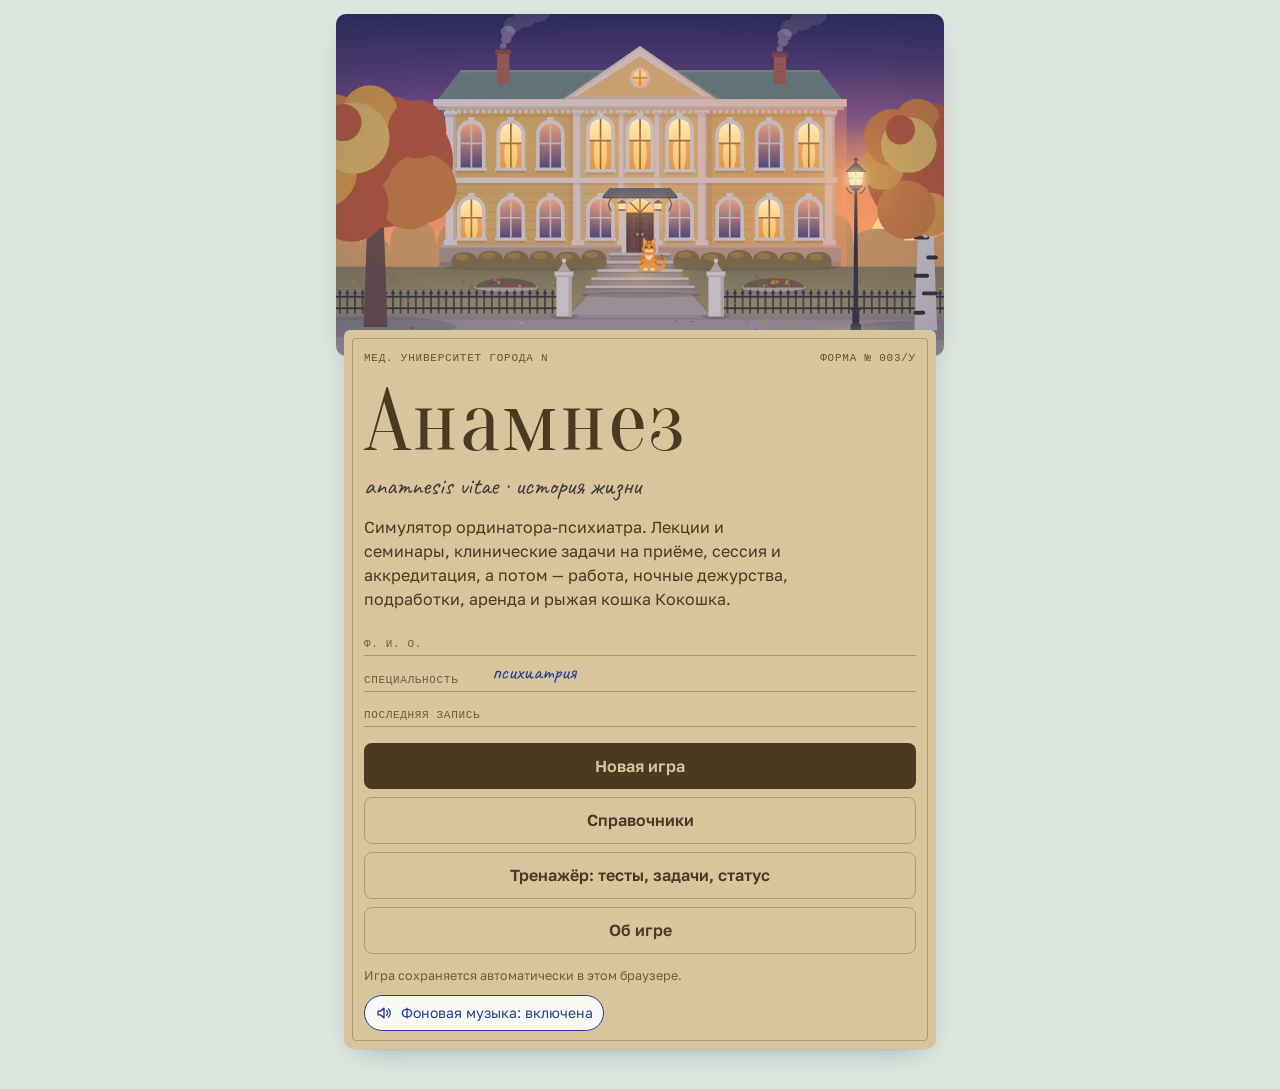
<file: index.html>
<!doctype html>
<html lang="ru">
<head>
<meta charset="utf-8">
<meta name="viewport" content="width=device-width,initial-scale=1,viewport-fit=cover">
<title>Анамнез</title>
<meta name="claude:viewport-fit-sides" content="cover">
<meta name="description" content="Текстовая RPG о жизни ординатора-психиатра: лекции, клинические задачи, сессия, работа и подработки.">
<link rel="preconnect" href="https://fonts.googleapis.com">
<link rel="preconnect" href="https://fonts.gstatic.com" crossorigin>
<link rel="stylesheet" href="https://fonts.googleapis.com/css2?family=Caveat:wght@500;700&family=Golos+Text:wght@400;500;600;700&family=Oranienbaum&family=PT+Mono&display=swap">
<link rel="stylesheet" href="css/style.css">
</head>
<body>
<div id="app"><p style="padding:24px;font-family:sans-serif">Загрузка «Анамнеза»…</p></div>
<noscript><p style="padding:24px">Для игры нужен JavaScript.</p></noscript>
<!-- build:scripts -->
<script src="js/core/util.js"></script>
<script src="js/core/calendar.js"></script>
<script src="js/core/storage.js"></script>
<script src="js/core/sound.js"></script>
<script src="js/data/world.js"></script>
<script src="js/data/glossary.js"></script>
<script src="js/data/icd.js"></script>
<script src="js/data/schedule.js"></script>
<script src="js/data/lectures-1.js"></script>
<script src="js/data/lectures-2.js"></script>
<script src="js/data/cases-0.js"></script>
<script src="js/data/cases-1.js"></script>
<script src="js/data/cases-2.js"></script>
<script src="js/data/cases-3.js"></script>
<script src="js/data/cases-4.js"></script>
<script src="js/data/cases-5.js"></script>
<script src="js/data/minis-1.js"></script>
<script src="js/data/minis-2.js"></script>
<script src="js/data/minis-3.js"></script>
<script src="js/data/commission.js"></script>
<script src="js/data/endings.js"></script>
<script src="js/data/extra-test.js"></script>
<script src="js/data/tests-1.js"></script>
<script src="js/data/tests-2.js"></script>
<script src="js/data/tests-3.js"></script>
<script src="js/data/tests-4.js"></script>
<script src="js/data/drugs-1.js"></script>
<script src="js/data/drugs-2.js"></script>
<script src="js/data/guidelines.js"></script>
<script src="js/data/ward-1.js"></script>
<script src="js/data/ward-2.js"></script>
<script src="js/data/ward-texts.js"></script>
<script src="js/data/amb-texts.js"></script>
<script src="js/data/amb-1.js"></script>
<script src="js/data/amb-2.js"></script>
<script src="js/data/amb-3.js"></script>
<script src="js/data/status.js"></script>
<script src="js/data/status-1.js"></script>
<script src="js/data/status-2.js"></script>
<script src="js/game/engine.js"></script>
<script src="js/game/actions.js"></script>
<script src="js/game/activities.js"></script>
<script src="js/game/pharma.js"></script>
<script src="js/game/icd.js"></script>
<script src="js/game/trainer.js"></script>
<script src="js/game/ward.js"></script>
<script src="js/game/clinic.js"></script>
<script src="js/game/mse.js"></script>
<script src="js/data/stories.js"></script>
<script src="js/data/events.js"></script>
<script src="js/art/scenes.js"></script>
<script src="js/art/scenes-a.js"></script>
<script src="js/art/scenes-b.js"></script>
<script src="js/art/scenes-c.js"></script>
<script src="js/art/portraits.js"></script>
<script src="js/art/icons.js"></script>
<script src="js/ui/core.js"></script>
<script src="js/ui/icd.js"></script>
<script src="js/ui/screens.js"></script>
<script src="js/ui/activity.js"></script>
<script src="js/ui/ward.js"></script>
<script src="js/ui/clinic.js"></script>
<script src="js/ui/mse.js"></script>
<script src="js/ui/trainer.js"></script>
<script src="js/main.js"></script>
<!-- /build:scripts -->
</body>
</html>
</file>
<file: css/style.css>
/* Layout: одна колонка-планшет: шапка-показатели, «фото» сцены, запись в карте, строки выбора — как графы медицинского бланка */
:root {
  --bg: #dce5de;
  --paper: #f8f9f4;
  --paper-2: #eef2ec;
  --ink: #1e2944;
  --ink-2: #4a5872;
  --ink-3: #7b879a;
  --rule: #c6d2cb;
  --pen: #24408e;
  --stamp: #5b3fa8;
  --alarm: #bd3a2c;
  --ok: #2b7a4b;
  --warn: #9a6410;
  --lamp: #d7951c;
  --wall: #8db7a5;
  --kraft: #d8c49d;
  --kraft-ink: #4a3a22;
  --hl: rgba(215, 149, 28, 0.16);
  --shadow: 0 1px 0 rgba(30, 41, 68, 0.05), 0 10px 28px -16px rgba(30, 41, 68, 0.45);
  --f-display: 'Oranienbaum', 'PT Serif', Georgia, 'Times New Roman', serif;
  --f-text: 'Golos Text', 'PT Sans', 'Segoe UI', Roboto, system-ui, sans-serif;
  --f-mono: 'PT Mono', 'Courier New', ui-monospace, monospace;
  --f-hand: 'Caveat', 'Segoe Print', 'Bradley Hand', cursive;
  --r: 10px;
}
@media (prefers-color-scheme: dark) {
  :root:not([data-theme='light']) {
    --bg: #0d1513;
    --paper: #16201d;
    --paper-2: #1c2825;
    --ink: #e2e9e3;
    --ink-2: #a8b8b1;
    --ink-3: #7a8b85;
    --rule: #2c3c37;
    --pen: #9db6ff;
    --stamp: #ab98f6;
    --alarm: #ff7466;
    --ok: #63c98f;
    --warn: #e7a84c;
    --lamp: #f2c14e;
    --wall: #4e7f6e;
    --kraft: #3a3124;
    --kraft-ink: #ecdcb8;
    --hl: rgba(242, 193, 78, 0.14);
    --shadow: 0 1px 0 rgba(0, 0, 0, 0.3), 0 12px 30px -16px rgba(0, 0, 0, 0.8);
    color-scheme: dark;
  }
}
:root[data-theme='dark'] {
  --bg: #0d1513;
  --paper: #16201d;
  --paper-2: #1c2825;
  --ink: #e2e9e3;
  --ink-2: #a8b8b1;
  --ink-3: #7a8b85;
  --rule: #2c3c37;
  --pen: #9db6ff;
  --stamp: #ab98f6;
  --alarm: #ff7466;
  --ok: #63c98f;
  --warn: #e7a84c;
  --lamp: #f2c14e;
  --wall: #4e7f6e;
  --kraft: #3a3124;
  --kraft-ink: #ecdcb8;
  --hl: rgba(242, 193, 78, 0.14);
  --shadow: 0 1px 0 rgba(0, 0, 0, 0.3), 0 12px 30px -16px rgba(0, 0, 0, 0.8);
  color-scheme: dark;
}

*,
*::before,
*::after {
  box-sizing: border-box;
}
html,
body {
  min-height: 100%;
}
body {
  margin: 0;
  background: var(--bg);
  color: var(--ink);
  font-family: var(--f-text);
  font-size: 16px;
  line-height: 1.55;
  -webkit-font-smoothing: antialiased;
  text-rendering: optimizeLegibility;
}
body.big-text {
  font-size: 18px;
}
body::before {
  content: '';
  position: fixed;
  inset: 0 0 auto;
  height: env(safe-area-inset-top, 0px);
  z-index: 40;
  background: var(--paper);
}
button {
  font: inherit;
  color: inherit;
}
input,
textarea {
  font: inherit;
  color: var(--ink);
  background: var(--paper);
  border: 1px solid var(--rule);
  border-radius: 8px;
  padding: 10px 12px;
  width: 100%;
}
input:focus-visible,
textarea:focus-visible,
button:focus-visible,
summary:focus-visible {
  outline: 2px solid var(--stamp);
  outline-offset: 2px;
}
a {
  color: var(--pen);
}
.ico {
  width: 22px;
  height: 22px;
  flex: none;
}
.wrap {
  max-width: 640px;
  margin: 0 auto;
  padding-left: max(16px, env(safe-area-inset-left, 0px));
  padding-right: max(16px, env(safe-area-inset-right, 0px));
}
main.wrap {
  padding-block: 12px calc(96px + env(safe-area-inset-bottom, 0px));
}
.dim {
  color: var(--ink-3);
}
.small {
  font-size: 0.86em;
}
.mono {
  font-family: var(--f-mono);
}
.hand {
  font-family: var(--f-hand);
  color: var(--pen);
  font-size: 1.35em;
  line-height: 1.1;
}
.eyebrow {
  display: block;
  font-family: var(--f-mono);
  font-size: 11.5px;
  letter-spacing: 0.08em;
  text-transform: uppercase;
  color: var(--ink-3);
}
.display {
  font-family: var(--f-display);
  font-weight: 400;
  font-size: clamp(30px, 8vw, 40px);
  line-height: 1.05;
  letter-spacing: 0.01em;
  margin: 0.1em 0 0.25em;
  text-wrap: balance;
}
.page-h {
  margin-top: 8px;
}
.h2 {
  font-family: var(--f-mono);
  font-size: 13px;
  font-weight: 400;
  letter-spacing: 0.08em;
  text-transform: uppercase;
  color: var(--ink-2);
  margin: 0 0 10px;
}

/* ---------- Шапка ---------- */
.hud {
  position: sticky;
  top: env(safe-area-inset-top, 0px);
  z-index: 30;
  background: var(--paper);
  border-bottom: 1px solid var(--rule);
}
.hud .wrap {
  padding-block: 8px 9px;
  display: grid;
  gap: 6px;
}
.hud-top {
  display: flex;
  align-items: baseline;
  gap: 10px;
  font-family: var(--f-mono);
  font-size: 13.5px;
  white-space: nowrap;
}
.hud-date {
  color: var(--ink);
}
.hud-slot {
  color: var(--ink-2);
}
.hud-money {
  margin-left: auto;
  font-size: 15px;
  font-variant-numeric: tabular-nums;
  color: var(--ink);
}
.hud-money.neg {
  color: var(--alarm);
}
.bars {
  display: grid;
  grid-template-columns: repeat(3, minmax(0, 1fr));
  gap: 12px;
}
.bar-head {
  display: flex;
  justify-content: space-between;
  font-size: 10.5px;
  letter-spacing: 0.07em;
  text-transform: uppercase;
  color: var(--ink-3);
  font-family: var(--f-mono);
}
.bar-head b {
  font-weight: 400;
  color: var(--ink-2);
  font-variant-numeric: tabular-nums;
}
.bar-track {
  height: 5px;
  border-radius: 3px;
  background: var(--paper-2);
  box-shadow: inset 0 0 0 1px var(--rule);
  overflow: hidden;
  margin-top: 2px;
}
.bar-fill {
  height: 100%;
  border-radius: 3px;
  background: var(--lamp);
  transition: width 0.45s ease;
}
.bar.stress .bar-fill {
  background: var(--stamp);
}
.bar.health .bar-fill {
  background: var(--ok);
}
.bar.low .bar-fill {
  background: var(--alarm);
}
.bar.low .bar-head b {
  color: var(--alarm);
}
.hud-badges {
  display: flex;
  gap: 6px;
  flex-wrap: wrap;
}
.badge {
  font-family: var(--f-mono);
  font-size: 11px;
  text-transform: uppercase;
  letter-spacing: 0.06em;
  border: 1px solid var(--rule);
  border-radius: 3px;
  padding: 0 6px;
  color: var(--ink-2);
}
.badge.alarm {
  color: var(--alarm);
  border-color: currentColor;
}
.badge.warn {
  color: var(--warn);
  border-color: currentColor;
}

/* ---------- Нижнее меню ---------- */
.tabbar {
  position: fixed;
  left: 0;
  right: 0;
  bottom: 0;
  z-index: 30;
  background: var(--paper);
  border-top: 1px solid var(--rule);
  padding-bottom: env(safe-area-inset-bottom, 0px);
}
.tabbar .wrap {
  display: grid;
  grid-template-columns: repeat(4, minmax(0, 1fr));
}
.tabbar button {
  background: none;
  border: 0;
  padding: 8px 0 9px;
  display: grid;
  justify-items: center;
  gap: 2px;
  font-size: 11.5px;
  color: var(--ink-3);
  cursor: pointer;
}
.tabbar button[aria-current='page'] {
  color: var(--ink);
}
.tabbar button[aria-current='page'] .ico {
  color: var(--stamp);
}

/* ---------- Сцена ---------- */
.scene {
  position: relative;
  margin: 0;
  border-radius: var(--r);
  overflow: hidden;
  aspect-ratio: 16 / 9;
  max-width: 100%;
  background: var(--paper-2);
  box-shadow: var(--shadow);
}
.scene svg {
  display: block;
  width: 100%;
  height: 100%;
}
.scene-tag {
  position: absolute;
  left: 10px;
  bottom: 10px;
  max-width: calc(100% - 20px);
  font-family: var(--f-mono);
  font-size: 11px;
  letter-spacing: 0.08em;
  text-transform: uppercase;
  background: var(--paper);
  color: var(--ink);
  padding: 3px 8px;
  border-radius: 3px;
  box-shadow: 0 1px 3px rgba(0, 0, 0, 0.25);
  white-space: nowrap;
  overflow: hidden;
  text-overflow: ellipsis;
}

/* ---------- Текст повествования ---------- */
.story {
  margin-top: 16px;
  font-size: 1.03em;
  line-height: 1.62;
}
.story p {
  margin: 0 0 0.75em;
}
.story ul,
.prose ul {
  margin: 0 0 0.8em;
  padding-left: 1.2em;
}
.story li,
.prose li {
  margin: 0.2em 0;
}
.story strong {
  font-weight: 600;
}
.prose p {
  margin: 0 0 0.8em;
}
.delta {
  display: flex;
  flex-wrap: wrap;
  gap: 6px;
  margin-top: 6px;
}
.chip {
  display: inline-block;
  font-family: var(--f-mono);
  font-size: 12px;
  line-height: 1.5;
  padding: 1px 7px;
  border-radius: 3px;
  background: var(--paper-2);
  color: var(--ink-2);
  border: 1px solid var(--rule);
  white-space: nowrap;
}
.chip.pos {
  color: var(--ok);
}
.chip.neg {
  color: var(--alarm);
}
.chip.warn {
  color: var(--warn);
  border-color: currentColor;
}
.chip.off {
  color: var(--ink-3);
  white-space: normal;
}
.earlier {
  margin-top: 6px;
  border-top: 1px dashed var(--rule);
  padding-top: 8px;
  font-size: 0.92em;
  color: var(--ink-2);
}
.earlier summary {
  cursor: pointer;
  font-family: var(--f-mono);
  font-size: 12px;
  text-transform: uppercase;
  letter-spacing: 0.06em;
  color: var(--ink-3);
}
.earlier-item {
  margin-top: 10px;
}
.earlier-item p {
  margin: 0 0 0.4em;
}
.note {
  font-size: 0.93em;
  color: var(--ink-2);
  border-left: 3px solid var(--rule);
  padding: 4px 0 4px 10px;
  margin: 10px 0;
}
.note.warn {
  border-color: var(--warn);
  color: var(--warn);
}
.note.bad {
  border-color: var(--alarm);
  color: var(--alarm);
}
.empty {
  color: var(--ink-3);
  padding: 14px;
  margin: 0;
}

/* ---------- Места и действия (папка с вкладками) ---------- */
.tabs {
  display: flex;
  gap: 3px;
  margin-top: 20px;
  padding-left: 4px;
  overflow-x: auto;
  scrollbar-width: none;
}
.tabs::-webkit-scrollbar {
  display: none;
}
.tab {
  flex: 1 0 auto;
  text-align: center;
  border: 1px solid var(--rule);
  border-bottom: 0;
  background: var(--paper-2);
  color: var(--ink-2);
  border-radius: 8px 8px 0 0;
  padding: 8px 9px 7px;
  font-size: 14px;
  cursor: pointer;
  position: relative;
  top: 1px;
}
.tab[aria-selected='true'] {
  background: var(--paper);
  color: var(--ink);
  font-weight: 600;
  z-index: 1;
}
.folder {
  background: var(--paper);
  border: 1px solid var(--rule);
  border-radius: 0 var(--r) var(--r) var(--r);
  box-shadow: var(--shadow);
  overflow: hidden;
}
.folder.pad {
  padding: 14px;
}
.act {
  display: grid;
  grid-template-columns: 20px minmax(0, 1fr) auto;
  gap: 2px 12px;
  align-items: start;
  width: 100%;
  text-align: left;
  background: none;
  border: 0;
  border-top: 1px solid var(--rule);
  padding: 13px 14px;
  cursor: pointer;
}
.act:first-child {
  border-top: 0;
}
.act:hover:not(.off) {
  background: var(--hl);
}
.act-box {
  width: 16px;
  height: 16px;
  border: 1.5px solid var(--ink-2);
  border-radius: 2px;
  margin-top: 3px;
}
.act.primary .act-box {
  background: var(--lamp);
  border-color: var(--lamp);
  box-shadow: inset 0 0 0 3px var(--paper);
}
.act-main {
  display: grid;
  gap: 2px;
  min-width: 0;
}
.act-title {
  font-weight: 600;
  line-height: 1.3;
}
.act-sub {
  color: var(--ink-2);
  font-size: 14px;
  line-height: 1.4;
}
.act-chips {
  display: flex;
  flex-wrap: wrap;
  gap: 5px;
  margin-top: 5px;
}
.act-when {
  font-family: var(--f-mono);
  font-size: 11.5px;
  color: var(--ink-3);
  margin-top: 3px;
  white-space: nowrap;
}
.act.off {
  cursor: default;
}
.act.off .act-title,
.act.off .act-sub {
  color: var(--ink-3);
}
.act.off .act-box {
  border-style: dashed;
  border-color: var(--ink-3);
}
.dream-line {
  margin-top: 18px;
  display: grid;
  gap: 5px;
  font-size: 13px;
}
.mini-track {
  height: 6px;
  border-radius: 3px;
  background: var(--paper-2);
  box-shadow: inset 0 0 0 1px var(--rule);
  overflow: hidden;
}
.mini-track > div {
  height: 100%;
  background: var(--stamp);
  border-radius: 3px;
}
.mini-track.big {
  height: 9px;
  margin: 8px 0 4px;
}

/* ---------- Кнопки ---------- */
.btn {
  display: inline-flex;
  align-items: center;
  justify-content: center;
  gap: 8px;
  min-height: 46px;
  padding: 10px 18px;
  border-radius: 8px;
  border: 1px solid var(--rule);
  background: var(--paper);
  color: var(--ink);
  font-weight: 600;
  cursor: pointer;
  text-align: center;
}
.btn:hover {
  border-color: var(--ink-3);
}
.btn.primary {
  background: var(--ink);
  border-color: var(--ink);
  color: var(--paper);
}
.btn.primary:hover {
  opacity: 0.92;
}
.btn.ghost {
  background: transparent;
}
.btn.danger {
  color: var(--alarm);
  border-color: currentColor;
}
.btn.wide {
  width: 100%;
}
.btn.small {
  min-height: 36px;
  padding: 6px 12px;
  font-size: 14px;
}
.btn[aria-disabled='true'] {
  opacity: 0.45;
  cursor: not-allowed;
}
.row-btns {
  display: flex;
  flex-wrap: wrap;
  gap: 8px;
  margin-top: 10px;
}
.row-btns.spread {
  justify-content: space-between;
}
.next-row {
  margin-top: 18px;
  display: flex;
}
.next-row.col {
  flex-direction: column;
  gap: 8px;
}
.link {
  background: none;
  border: 0;
  padding: 0;
  color: var(--pen);
  text-decoration: underline;
  cursor: pointer;
  font-size: 14px;
}

/* ---------- Варианты ответа ---------- */
.opts {
  display: grid;
  gap: 8px;
}
.opt {
  display: flex;
  align-items: flex-start;
  gap: 12px;
  width: 100%;
  text-align: left;
  background: var(--paper);
  border: 1px solid var(--rule);
  border-radius: 8px;
  padding: 11px 12px;
  cursor: pointer;
  line-height: 1.4;
}
.opt:hover:not([aria-disabled='true']) {
  border-color: var(--ink-3);
}
.opt-box {
  flex: none;
  width: 18px;
  height: 18px;
  border: 1.5px solid var(--ink-2);
  border-radius: 3px;
  margin-top: 1px;
  position: relative;
}
.opt-box.radio {
  border-radius: 50%;
}
.opt[aria-pressed='true'] {
  border-color: var(--stamp);
  box-shadow: inset 0 0 0 1px var(--stamp);
  background: var(--hl);
}
.opt[aria-pressed='true'] .opt-box {
  border-color: var(--stamp);
  background: var(--stamp);
  box-shadow: inset 0 0 0 3px var(--paper);
}
.opt-main {
  display: grid;
  gap: 3px;
  min-width: 0;
}
.opt-sub {
  color: var(--ink-2);
  font-size: 0.9em;
}
.opt.correct {
  border-color: var(--ok);
  box-shadow: inset 3px 0 0 var(--ok);
}
.opt.correct .opt-box {
  border-color: var(--ok);
  background: var(--ok);
}
.opt.wrong {
  border-color: var(--alarm);
  box-shadow: inset 3px 0 0 var(--alarm);
}
.opt.wrong .opt-box {
  border-color: var(--alarm);
}
.opt.dim {
  opacity: 0.55;
}
.opt[aria-disabled='true'] {
  cursor: default;
}
.opt.hinted {
  border-style: dashed;
  border-color: var(--lamp);
}
.opt.struck .opt-t {
  text-decoration: line-through;
  text-decoration-color: var(--ink-3);
  color: var(--ink-3);
}
.hint-tag {
  font-family: var(--f-hand);
  font-size: 1.12em;
  color: var(--warn);
  line-height: 1.1;
}
.hint-tag.warn {
  color: var(--alarm);
}
.opt-wrap {
  display: flex;
  gap: 6px;
  align-items: stretch;
}
.opt-wrap .opt {
  flex: 1;
}
.info-btn {
  flex: none;
  width: 42px;
  border: 1px solid var(--rule);
  border-radius: 8px;
  background: var(--paper-2);
  color: var(--ink-2);
  display: grid;
  place-items: center;
  cursor: pointer;
}
.info-btn[aria-expanded='true'] {
  color: var(--stamp);
  border-color: var(--stamp);
}
.choices {
  display: grid;
  gap: 8px;
  margin-top: 6px;
}
.feedback {
  margin-top: 12px;
  padding: 10px 12px;
  border-radius: 8px;
  background: var(--paper-2);
  border-left: 3px solid var(--rule);
  font-size: 0.95em;
}
.feedback.ok {
  border-color: var(--ok);
}
.feedback.bad {
  border-color: var(--alarm);
}
.outcome {
  margin-top: 6px;
  padding: 14px;
  background: var(--paper);
  border: 1px solid var(--rule);
  border-radius: var(--r);
}
.outcome p {
  margin: 0 0 0.7em;
}
.chosen {
  margin: 0 0 6px;
}

/* ---------- Оверлеи ---------- */
.sheet-back {
  position: fixed;
  inset: 0;
  z-index: 50;
  background: rgba(10, 16, 20, 0.45);
}
.sheet {
  position: fixed;
  z-index: 51;
  left: 50%;
  transform: translateX(-50%);
  bottom: 0;
  width: min(640px, 100%);
  max-height: 82vh;
  overflow-y: auto;
  background: var(--paper);
  border-radius: 14px 14px 0 0;
  box-shadow: 0 -10px 40px rgba(0, 0, 0, 0.3);
  padding: 14px max(16px, env(safe-area-inset-left, 0px)) calc(16px + env(safe-area-inset-bottom, 0px)) max(16px, env(safe-area-inset-right, 0px));
}
.sheet-head {
  display: flex;
  align-items: center;
  justify-content: space-between;
  gap: 10px;
  margin-bottom: 10px;
}
.sheet .x {
  background: none;
  border: 0;
  cursor: pointer;
  color: var(--ink-2);
  padding: 6px;
}
.sheet-list {
  display: grid;
  gap: 8px;
}
.sheet.confirm p {
  color: var(--ink-2);
}
.toast {
  position: fixed;
  z-index: 60;
  left: 50%;
  transform: translateX(-50%);
  bottom: calc(80px + env(safe-area-inset-bottom, 0px));
  width: min(560px, calc(100% - 32px));
  background: var(--ink);
  color: var(--paper);
  padding: 10px 14px;
  border-radius: 8px;
  box-shadow: 0 8px 24px rgba(0, 0, 0, 0.3);
  font-size: 14.5px;
  animation: toast 0.25s ease both;
}
@keyframes toast {
  from {
    opacity: 0;
    transform: translate(-50%, 8px);
  }
}

/* ---------- Титул ---------- */
.title-screen .wrap {
  padding-block: 14px 40px;
}
.cover-art {
  aspect-ratio: 16 / 10;
}
.cover {
  position: relative;
  margin-top: -26px;
  margin-inline: 8px;
  background: var(--kraft);
  color: var(--kraft-ink);
  border-radius: 6px 6px 10px 10px;
  padding: 20px 20px 18px;
  box-shadow: var(--shadow);
}
.cover::before {
  content: '';
  position: absolute;
  inset: 8px;
  border: 1px solid color-mix(in srgb, var(--kraft-ink) 30%, transparent);
  border-radius: 4px;
  pointer-events: none;
}
.cover-top {
  display: flex;
  justify-content: space-between;
  gap: 10px;
  flex-wrap: wrap;
  font-family: var(--f-mono);
  font-size: 11px;
  letter-spacing: 0.07em;
  text-transform: uppercase;
  opacity: 0.8;
}
.cover-title {
  font-family: var(--f-display);
  font-weight: 400;
  font-size: clamp(56px, 17vw, 88px);
  line-height: 0.95;
  letter-spacing: 0.02em;
  margin: 14px 0 0;
}
.cover-latin {
  font-family: var(--f-hand);
  font-size: 25px;
  margin: 2px 0 10px;
  color: color-mix(in srgb, var(--kraft-ink) 80%, var(--pen));
}
.cover-pitch {
  margin: 0 0 14px;
  max-width: 44ch;
  line-height: 1.5;
}
.cover-fields {
  display: grid;
  gap: 4px;
  margin: 0 0 16px;
}
.cover-fields div {
  display: grid;
  grid-template-columns: 120px minmax(0, 1fr);
  align-items: end;
  gap: 8px;
  border-bottom: 1px solid color-mix(in srgb, var(--kraft-ink) 35%, transparent);
  padding-bottom: 2px;
}
.cover-fields dt {
  font-family: var(--f-mono);
  font-size: 11px;
  text-transform: uppercase;
  letter-spacing: 0.06em;
  opacity: 0.75;
}
.cover-fields dd {
  margin: 0;
  min-height: 1.3em;
}
.cover-btns {
  display: grid;
  gap: 8px;
}
.cover .btn {
  background: color-mix(in srgb, var(--kraft) 70%, #fff);
  border-color: color-mix(in srgb, var(--kraft-ink) 30%, transparent);
  color: var(--kraft-ink);
}
.cover .btn.primary {
  background: var(--kraft-ink);
  color: var(--kraft);
}
.cover .btn.ghost {
  background: transparent;
}
.cover-note {
  font-size: 12.5px;
  margin: 12px 0 0;
  opacity: 0.75;
}

/* ---------- Создание персонажа ---------- */
.create-head {
  margin: 8px 0 4px;
}
.create-portrait {
  width: 96px;
  margin: 4px 0 10px;
}
.create-portrait svg,
.id-photo svg,
.pt-photo svg,
.npc svg {
  display: block;
  width: 100%;
  height: auto;
  border-radius: 10px;
}
.field {
  display: grid;
  gap: 6px;
  margin: 16px 0 0;
}
.label {
  font-family: var(--f-mono);
  font-size: 12px;
  letter-spacing: 0.07em;
  text-transform: uppercase;
  color: var(--ink-2);
}
.seg {
  display: inline-flex;
  border: 1px solid var(--rule);
  border-radius: 8px;
  overflow: hidden;
  width: max-content;
}
.seg button {
  border: 0;
  background: var(--paper);
  padding: 9px 20px;
  cursor: pointer;
}
.seg button[aria-pressed='true'] {
  background: var(--ink);
  color: var(--paper);
}
.pick-grid {
  display: grid;
  grid-template-columns: repeat(auto-fit, minmax(240px, 1fr));
  gap: 8px;
}
.pick-card {
  display: grid;
  gap: 4px;
  text-align: left;
  background: var(--paper);
  border: 1px solid var(--rule);
  border-radius: var(--r);
  padding: 12px 14px;
  cursor: pointer;
}
.pick-card[aria-pressed='true'] {
  border-color: var(--stamp);
  box-shadow: inset 0 0 0 1px var(--stamp);
  background: var(--hl);
}
.pick-t {
  font-weight: 600;
}
.pick-d {
  color: var(--ink-2);
  font-size: 14px;
}
.pick-p {
  font-family: var(--f-hand);
  color: var(--pen);
  font-size: 18px;
  line-height: 1.15;
}
.create-btns {
  display: grid;
  gap: 8px;
  margin-top: 22px;
}
.pick-p.doc {
  font-family: var(--f-text);
  font-size: 13px;
  color: var(--ink-2);
  border-top: 1px dashed var(--rule);
  padding-top: 6px;
}
.mode-line {
  margin: 6px 0 0;
  color: var(--ink-2);
  font-size: 14px;
}

/* ---------- Звук ---------- */
.sound-toggle {
  display: inline-flex;
  align-items: center;
  gap: 8px;
  margin-top: 10px;
  padding: 6px 10px;
  border: 1px solid var(--rule);
  border-radius: 999px;
  background: var(--paper);
  color: var(--ink-2);
  font: inherit;
  font-size: 14px;
  cursor: pointer;
}
.sound-toggle[aria-pressed='true'] {
  color: var(--pen);
  border-color: var(--pen);
}
.sound-toggle .ico {
  width: 18px;
  height: 18px;
}
.field.vol input[type='range'] {
  width: 100%;
  accent-color: var(--pen);
}
.field.vol input[type='range']:disabled {
  opacity: 0.45;
}

/* ---------- Выбор режима ---------- */
.mode-grid {
  display: grid;
  grid-template-columns: repeat(auto-fit, minmax(260px, 1fr));
  gap: 12px;
}
.mode-card {
  display: grid;
  grid-template-rows: auto 1fr;
  text-align: left;
  background: var(--paper);
  border: 1px solid var(--rule);
  border-radius: var(--r);
  padding: 0;
  overflow: hidden;
  cursor: pointer;
  box-shadow: var(--shadow);
  color: inherit;
  font: inherit;
}
.mode-card:hover,
.mode-card:focus-visible {
  border-color: var(--stamp);
}
.mode-art {
  display: block;
  aspect-ratio: 16 / 7;
  overflow: hidden;
  border-bottom: 1px solid var(--rule);
}
.mode-art svg {
  display: block;
  width: 100%;
  height: 100%;
  object-fit: cover;
}
.mode-body {
  display: grid;
  gap: 6px;
  padding: 12px 14px 14px;
}
.mode-t {
  font-family: var(--f-display);
  font-size: 26px;
  line-height: 1.1;
}
.mode-d {
  color: var(--ink-2);
  font-size: 15px;
}

/* ---------- Карточки и таблицы ---------- */
.card {
  background: var(--paper);
  border: 1px solid var(--rule);
  border-radius: var(--r);
  padding: 14px;
  margin-top: 12px;
}
.stats {
  display: grid;
  grid-template-columns: repeat(auto-fit, minmax(150px, 1fr));
  gap: 10px 16px;
}
.stat {
  display: grid;
  gap: 1px;
  border-bottom: 1px dotted var(--rule);
  padding-bottom: 6px;
  min-width: 0;
}
.stat span {
  font-size: 12.5px;
  color: var(--ink-3);
}
.stat b {
  font-weight: 600;
  font-variant-numeric: tabular-nums;
  overflow-wrap: anywhere;
}
.id-card {
  display: grid;
  grid-template-columns: 96px minmax(0, 1fr);
  gap: 14px;
  align-items: center;
  margin-top: 6px;
}
.id-main .display {
  margin: 0;
}
.id-main p {
  margin: 2px 0 0;
}
.kbars {
  display: grid;
  gap: 10px;
}
.kbar-head {
  display: flex;
  justify-content: space-between;
  font-size: 14px;
}
.kbar-head b {
  font-variant-numeric: tabular-nums;
}
.kbar .mini-track > div {
  background: var(--wall);
}
.klvl {
  font-family: var(--f-hand);
  color: var(--warn);
  font-size: 16px;
}
.table-wrap {
  overflow-x: auto;
}
table {
  width: 100%;
  border-collapse: collapse;
  font-size: 14.5px;
}
th,
td {
  text-align: left;
  padding: 7px 6px;
  border-bottom: 1px solid var(--rule);
  vertical-align: bottom;
}
th {
  font-family: var(--f-mono);
  font-size: 11.5px;
  text-transform: uppercase;
  letter-spacing: 0.05em;
  color: var(--ink-3);
  font-weight: 400;
}
td.grade,
td.sign {
  font-size: 22px;
}
.achs {
  list-style: none;
  margin: 0;
  padding: 0;
  display: grid;
  grid-template-columns: repeat(auto-fit, minmax(180px, 1fr));
  gap: 8px;
}
.ach {
  display: grid;
  gap: 2px;
  padding: 10px;
  border: 1px dashed var(--rule);
  border-radius: 8px;
  color: var(--ink-3);
  font-size: 13.5px;
}
.ach b {
  font-weight: 600;
}
.ach.got {
  border-style: solid;
  border-color: var(--stamp);
  color: var(--ink);
}
.ach.got b {
  color: var(--stamp);
}

/* ---------- Справочник ---------- */
.note.locked {
  border: 0;
  padding: 10px 0;
  border-bottom: 1px solid var(--rule);
  margin: 0;
  color: var(--ink-3);
}
details.note {
  border: 0;
  border-bottom: 1px solid var(--rule);
  margin: 0;
  padding: 10px 0;
  color: var(--ink);
}
details.note summary {
  cursor: pointer;
  font-weight: 600;
}
.note-slide {
  margin: 12px 0 0 2px;
  font-size: 15px;
}
.note-slide h3 {
  margin: 0 0 4px;
  font-size: 15px;
}
.note-slide p {
  margin: 0 0 0.6em;
}
.gloss {
  margin: 12px 0 0;
  display: grid;
  gap: 12px;
}
.gloss dt {
  font-weight: 600;
}
.gloss dd {
  margin: 2px 0 0;
  color: var(--ink-2);
  font-size: 15px;
}
.pt-row {
  border-bottom: 1px solid var(--rule);
}
.pt-head {
  display: flex;
  justify-content: space-between;
  gap: 10px;
  align-items: center;
  width: 100%;
  text-align: left;
  background: none;
  border: 0;
  padding: 10px 0;
  cursor: pointer;
}
.score-pill {
  font-family: var(--f-mono);
  min-width: 42px;
  text-align: center;
  padding: 2px 6px;
  border-radius: 4px;
  border: 1.5px solid currentColor;
}
.score-pill.s5 {
  color: var(--ok);
}
.score-pill.s4 {
  color: var(--pen);
}
.score-pill.s3 {
  color: var(--warn);
}
.score-pill.s2 {
  color: var(--alarm);
}
.pt-body {
  padding: 0 0 12px;
  font-size: 15px;
}
.log-item {
  border-bottom: 1px solid var(--rule);
  padding: 10px 0;
}
.log-item p {
  margin: 4px 0;
}

/* ---------- Активности ---------- */
.story-npc {
  display: flex;
  margin-top: -36px;
  padding-left: 12px;
  position: relative;
}
.npc {
  display: flex;
  align-items: flex-end;
  gap: 10px;
}
.npc svg {
  width: 74px;
  border: 3px solid var(--paper);
  box-shadow: var(--shadow);
}
.npc-cap {
  display: grid;
  line-height: 1.25;
  padding-bottom: 4px;
}
.npc-cap span {
  font-size: 12.5px;
  color: var(--ink-3);
}
.npc.small svg {
  width: 52px;
}
.act-head {
  margin: 4px 0 12px;
}
.act-head .display {
  margin-bottom: 6px;
}
.lecturer {
  margin-top: 6px;
}
.slide {
  position: relative;
  margin-top: 14px;
  background: var(--paper);
  border: 1px solid var(--rule);
  border-radius: var(--r);
  padding: 18px 16px 14px;
  box-shadow: var(--shadow);
}
.slide h2 {
  font-size: 1.18em;
  margin: 0 0 8px;
  line-height: 1.3;
  padding-right: 52px;
}
.slide p {
  margin: 0 0 0.7em;
}
.slide ul {
  padding-left: 1.2em;
  margin: 0 0 0.7em;
}
.slide-n {
  position: absolute;
  right: 14px;
  top: 16px;
  font-size: 12px;
  color: var(--ink-3);
}
.dots {
  display: flex;
  justify-content: center;
  gap: 6px;
  margin: 12px 0 0;
}
.dot {
  width: 7px;
  height: 7px;
  border-radius: 50%;
  background: var(--rule);
}
.dot.past {
  background: var(--ink-3);
}
.dot.on {
  background: var(--stamp);
  width: 18px;
  border-radius: 4px;
}
.quiz {
  margin-top: 8px;
}
.q-text {
  font-size: 1.1em;
  line-height: 1.4;
  margin: 6px 0 14px;
}
.result-card {
  margin-top: 10px;
  background: var(--paper);
  border: 1px solid var(--rule);
  border-radius: var(--r);
  padding: 18px 16px;
  box-shadow: var(--shadow);
  text-align: left;
}
.stamp {
  display: inline-grid;
  justify-items: center;
  gap: 0;
  font-family: var(--f-mono);
  font-weight: 700;
  text-transform: uppercase;
  letter-spacing: 0.1em;
  color: var(--stamp);
  border: 3px double var(--stamp);
  border-radius: 8px;
  padding: 8px 16px;
  transform: rotate(-5deg);
  margin: 6px 0 14px;
  animation: stamp 0.45s cubic-bezier(0.2, 1.4, 0.4, 1) both;
}
.stamp b {
  font-size: 30px;
  line-height: 1;
}
.stamp span {
  font-size: 12px;
}
.stamp.bad {
  color: var(--alarm);
  border-color: var(--alarm);
}
.stamp {
  max-width: calc(100% - 24px);
}
.stamp.long b {
  font-size: clamp(15px, 5vw, 22px);
  letter-spacing: 0.04em;
  overflow-wrap: anywhere;
}
@keyframes stamp {
  from {
    transform: rotate(-5deg) scale(1.7);
    opacity: 0;
  }
  to {
    transform: rotate(-5deg) scale(1);
    opacity: 1;
  }
}
@media (prefers-reduced-motion: reduce) {
  .stamp,
  .toast {
    animation: none;
  }
  .bar-fill {
    transition: none;
  }
}
.parts {
  display: grid;
  gap: 8px;
}
.part {
  display: grid;
  grid-template-columns: 78px minmax(0, 1fr) 48px;
  align-items: center;
  gap: 10px;
  font-size: 14px;
}
.part b {
  text-align: right;
  font-family: var(--f-mono);
  font-weight: 400;
}
.good,
.notes {
  margin: 14px 0 0;
  padding-left: 1.1em;
  font-size: 15px;
}
.good li {
  color: var(--ok);
}
.notes li {
  color: var(--ink-2);
  margin-bottom: 6px;
}
.notes li::marker {
  color: var(--alarm);
}

/* Медицинская карта */
.chart {
  margin-top: 12px;
  background: var(--paper);
  border: 1px solid var(--rule);
  border-radius: var(--r);
  padding: 10px 14px 12px;
  box-shadow: var(--shadow);
}
.chart-top {
  font-size: 11.5px;
  letter-spacing: 0.06em;
  text-transform: uppercase;
  color: var(--ink-3);
  border-bottom: 1px solid var(--rule);
  padding-bottom: 6px;
  margin-bottom: 10px;
}
.patient {
  display: grid;
  grid-template-columns: 78px minmax(0, 1fr);
  gap: 12px;
  align-items: center;
}
.pt-info {
  display: grid;
  gap: 2px;
  min-width: 0;
}
.pt-name {
  font-size: 1.1em;
}
.pt-title {
  font-family: var(--f-hand);
  color: var(--pen);
  font-size: 19px;
  line-height: 1.1;
}
.tracker {
  list-style: none;
  display: flex;
  flex-wrap: wrap;
  gap: 4px 14px;
  margin: 12px 0 0;
  padding: 8px 0 0;
  border-top: 1px dashed var(--rule);
  font-family: var(--f-mono);
  font-size: 11.5px;
  text-transform: uppercase;
  letter-spacing: 0.05em;
  color: var(--ink-3);
}
.tracker li.past {
  color: var(--ink-2);
}
.tracker li.past::before {
  content: '✓ ';
  color: var(--ok);
}
.tracker li.on {
  color: var(--stamp);
  font-weight: 700;
}
.tutor {
  margin: 4px 0 0;
  padding: 8px 12px;
  border-left: 3px solid var(--lamp);
  background: var(--hl);
  border-radius: 0 8px 8px 0;
}
.vignette,
.record {
  margin-top: 14px;
  background: var(--paper);
  border: 1px solid var(--rule);
  border-radius: var(--r);
  padding: 12px 14px;
  background-image: repeating-linear-gradient(to bottom, transparent 0, transparent 26px, color-mix(in srgb, var(--rule) 55%, transparent) 26px, color-mix(in srgb, var(--rule) 55%, transparent) 27px);
  background-position: 0 30px;
}
.record p,
.vignette p {
  margin: 6px 0 0;
  font-family: var(--f-mono);
  font-size: 14.5px;
  line-height: 27px;
}
.talk {
  display: grid;
  gap: 8px;
  margin: 14px 0 6px;
}
.bubble {
  max-width: 92%;
  padding: 9px 12px 10px;
  border-radius: 12px;
  border: 1px solid var(--rule);
  background: var(--paper);
  font-size: 15.5px;
  line-height: 1.45;
}
.bubble .who {
  display: block;
  font-family: var(--f-mono);
  font-size: 10.5px;
  letter-spacing: 0.07em;
  text-transform: uppercase;
  color: var(--ink-3);
  margin-bottom: 2px;
}
.bubble.pt {
  justify-self: start;
  border-bottom-left-radius: 3px;
}
.bubble.dr {
  justify-self: end;
  border-bottom-right-radius: 3px;
  background: var(--paper-2);
  color: var(--pen);
}
.bubble.soft {
  color: var(--ink-3);
  font-style: italic;
  border-style: dashed;
}
.bubble.evasive {
  color: var(--ink-3);
  border-style: dashed;
}
.talk-meta {
  display: flex;
  flex-wrap: wrap;
  justify-content: space-between;
  gap: 6px 14px;
  font-size: 14px;
  color: var(--ink-2);
  padding: 8px 0;
  border-top: 1px solid var(--rule);
  border-bottom: 1px solid var(--rule);
  margin: 10px 0 12px;
}
.rapport.ok b {
  color: var(--ok);
}
.rapport.warn b {
  color: var(--warn);
}
.rapport.bad b {
  color: var(--alarm);
}
.opt.ask {
  padding: 10px 12px;
}
.opt.repair {
  border-color: var(--lamp);
  background: var(--hl);
}
.talk-fold {
  margin-top: 12px;
  border: 1px solid var(--rule);
  border-radius: var(--r);
  padding: 8px 12px;
  background: var(--paper);
}
.talk-fold summary {
  cursor: pointer;
  font-family: var(--f-mono);
  font-size: 12px;
  text-transform: uppercase;
  letter-spacing: 0.06em;
  color: var(--ink-2);
}
.step-h {
  font-size: 1.02em;
  margin: 20px 0 10px;
  line-height: 1.35;
}
.step-h .dim {
  font-weight: 400;
  font-size: 0.86em;
}
.dx-line {
  display: grid;
  gap: 2px;
  margin: 14px 0 0;
}
.review {
  margin-top: 6px;
}
.marks {
  list-style: none;
  padding: 0;
  margin: 0;
  display: grid;
  gap: 6px;
}
.marks li {
  padding: 6px 10px 6px 28px;
  border-radius: 6px;
  background: var(--paper);
  border: 1px solid var(--rule);
  position: relative;
  font-size: 15px;
}
.marks li::before {
  position: absolute;
  left: 9px;
  top: 6px;
  font-family: var(--f-mono);
  font-weight: 700;
}
.m-ok::before {
  content: '✓';
  color: var(--ok);
}
.m-miss::before {
  content: '○';
  color: var(--warn);
}
.m-bad::before {
  content: '✗';
  color: var(--alarm);
}
.m-bad.danger {
  border-color: var(--alarm);
}
.m-def {
  display: block;
  color: var(--ink-2);
  font-size: 0.92em;
  margin-top: 2px;
}
.pearl {
  margin-top: 14px;
  padding: 12px 14px;
  border: 1px solid var(--stamp);
  border-radius: var(--r);
  background: var(--hl);
}
.pearl p {
  margin: 4px 0 0;
  font-family: var(--f-hand);
  font-size: 22px;
  line-height: 1.2;
  color: var(--pen);
}
.zachetka-line {
  display: grid;
  grid-template-columns: minmax(0, 1fr) auto auto;
  gap: 14px;
  align-items: end;
  border-bottom: 1px solid var(--rule);
  padding-bottom: 4px;
  margin-bottom: 12px;
}
.zachetka-line .hand {
  font-size: 26px;
}

/* Расчётный листок */
.payslip {
  margin-top: 6px;
  background: var(--paper);
  border: 1px solid var(--rule);
  border-radius: var(--r);
  padding: 16px 14px;
  box-shadow: var(--shadow);
}
.payslip-head {
  margin-bottom: 8px;
}
.payslip tr.sec th {
  padding-top: 14px;
}
.payslip td.num {
  text-align: right;
  font-family: var(--f-mono);
  white-space: nowrap;
  font-variant-numeric: tabular-nums;
}
.payslip td.num.pos {
  color: var(--ok);
}
.payslip td.num.neg {
  color: var(--alarm);
}
.payslip tr.total td {
  font-weight: 700;
  border-bottom: 2px solid var(--ink-3);
}

/* Магазин и работа */
.shop-list,
.jobs {
  display: grid;
  gap: 10px;
}
.shop-item {
  display: flex;
  gap: 12px;
  align-items: center;
  justify-content: space-between;
  background: var(--paper);
  border: 1px solid var(--rule);
  border-radius: var(--r);
  padding: 12px 14px;
}
.shop-main {
  display: grid;
  gap: 3px;
  min-width: 0;
  font-size: 14.5px;
}
.shop-item.owned {
  opacity: 0.7;
}
.job {
  display: grid;
  gap: 6px;
  background: var(--paper);
  border: 1px solid var(--rule);
  border-radius: var(--r);
  padding: 14px;
}
.job p {
  margin: 0;
  color: var(--ink-2);
  font-size: 14.5px;
}
.job .btn {
  justify-self: start;
}
.job.locked {
  opacity: 0.75;
}
.job .act-chips {
  margin: 0;
}

@media (min-width: 700px) {
  .scene {
    aspect-ratio: 2 / 1;
  }
  .cover-art {
    aspect-ratio: 16 / 9;
  }
}

/* ---------- Отделение: обход и история болезни ---------- */
.wlist {
  display: grid;
  gap: 10px;
  margin-top: 14px;
}
.wcard {
  display: grid;
  grid-template-columns: 56px minmax(0, 1fr) auto;
  gap: 12px;
  align-items: center;
  width: 100%;
  text-align: left;
  background: var(--paper);
  border: 1px solid var(--rule);
  border-radius: var(--r);
  padding: 10px 12px;
  cursor: pointer;
  box-shadow: var(--shadow);
}
.wcard:hover {
  border-color: var(--ink-3);
}
.wcard.alarm {
  border-color: var(--alarm);
  box-shadow: inset 3px 0 0 var(--alarm), var(--shadow);
}
.wc-photo svg {
  display: block;
  width: 56px;
  height: auto;
  border-radius: 8px;
}
.wc-main {
  display: grid;
  gap: 3px;
  min-width: 0;
}
.wc-dx {
  font-size: 13.5px;
  color: var(--ink-2);
  line-height: 1.35;
}
.wc-spark {
  align-self: center;
}
.spark {
  display: block;
  max-width: 100%;
  height: auto;
}
.spark .sp-line {
  fill: none;
  stroke: var(--pen);
  stroke-width: 2;
  stroke-linejoin: round;
  stroke-linecap: round;
}
.spark .sp-th {
  stroke: var(--ok);
  stroke-width: 1;
  stroke-dasharray: 3 3;
}
.spark .sp-dot {
  fill: var(--pen);
}
.dyn {
  margin: 8px 0 4px;
}
.dyn .spark {
  width: 100%;
}
.back-link {
  margin: 4px 0 2px;
}
@media (max-width: 420px) {
  .wcard {
    grid-template-columns: 48px minmax(0, 1fr);
  }
  .wc-photo svg {
    width: 48px;
  }
  .wc-spark {
    grid-column: 1 / -1;
  }
  .wc-spark .spark {
    width: 100%;
    height: 26px;
  }
}

.urgent {
  margin-top: 12px;
  background: var(--paper);
  border: 1.5px solid var(--alarm);
  border-radius: var(--r);
  padding: 12px 14px;
  box-shadow: var(--shadow);
}
.urgent .eyebrow {
  color: var(--alarm);
}
.urgent .choices {
  margin-top: 10px;
}

.fb {
  margin-top: 12px;
  background: var(--paper-2);
  border: 1px solid var(--rule);
  border-radius: var(--r);
  padding: 10px 12px;
}
.fb-head {
  display: flex;
  align-items: center;
  gap: 10px;
}
.fb-head > div {
  flex: 1;
}
.fb-head .x {
  background: none;
  border: 0;
  cursor: pointer;
  color: var(--ink-3);
  padding: 4px;
}
.npc.mini svg {
  width: 38px;
  border-width: 2px;
}
.npc.mini .npc-cap {
  display: none;
}
.fb-list {
  list-style: none;
  margin: 8px 0 0;
  padding: 0;
  display: grid;
  gap: 6px;
  font-size: 14.5px;
}
.fb-list li {
  border-left: 3px solid var(--rule);
  padding: 2px 0 2px 10px;
}
.fb-list .fb-ok {
  border-color: var(--ok);
}
.fb-list .fb-ok b {
  color: var(--ok);
}
.fb-list .fb-info {
  border-color: var(--pen);
}
.fb-list .fb-warn {
  border-color: var(--warn);
}
.fb-list .fb-warn b {
  color: var(--warn);
}
.fb-list .fb-err {
  border-color: var(--alarm);
}
.fb-list .fb-err b {
  color: var(--alarm);
}
.cite {
  display: inline-block;
  font-family: var(--f-mono);
  font-size: 11.5px;
  color: var(--ink-3);
}

.due {
  list-style: none;
  padding: 0;
  margin: 6px 0;
  display: grid;
  gap: 8px;
}
.due li {
  display: flex;
  flex-wrap: wrap;
  align-items: center;
  gap: 4px 8px;
}
.due li.over > :first-child,
.due li.over {
  color: var(--alarm);
}
.diary {
  display: grid;
  gap: 2px;
}
.dnote {
  border-left: 3px solid var(--rule);
  padding: 4px 0 4px 10px;
}
.dnote p {
  margin: 2px 0 6px;
}
.dnote.fresh {
  background: var(--hl);
}
.dnote.l-warn {
  border-color: var(--warn);
}
.dnote.l-alarm {
  border-color: var(--alarm);
}
.dnote.k-lab {
  border-color: var(--pen);
}
.quote {
  font-family: var(--f-hand);
  font-size: 19px;
  line-height: 1.2;
  color: var(--pen);
}

.rxlist {
  display: grid;
  gap: 8px;
}
.rx {
  display: flex;
  justify-content: space-between;
  align-items: center;
  gap: 10px;
  border-bottom: 1px dashed var(--rule);
  padding: 6px 0 10px;
}
.rx-main {
  display: grid;
  gap: 2px;
  min-width: 0;
}
.rx-dose {
  font-family: var(--f-mono);
  font-size: 14px;
}
.rx-btns {
  display: flex;
  gap: 6px;
  flex: none;
}
.rx-btns .btn.small {
  min-width: 40px;
  padding-inline: 10px;
}
.home-meds {
  padding-left: 18px;
  margin: 4px 0;
}
.home-meds li {
  margin-bottom: 8px;
}
.home-meds .btn {
  margin-top: 4px;
}

.tests {
  display: grid;
  grid-template-columns: repeat(auto-fill, minmax(150px, 1fr));
  gap: 8px;
}
.test {
  display: grid;
  gap: 2px;
  text-align: left;
  background: var(--paper);
  border: 1px solid var(--rule);
  border-radius: 8px;
  padding: 9px 10px;
  cursor: pointer;
  line-height: 1.3;
}
.test.due {
  border-color: var(--warn);
  box-shadow: inset 3px 0 0 var(--warn);
}
.test[aria-disabled='true'] {
  opacity: 0.5;
  cursor: default;
}
.results {
  list-style: none;
  padding: 0;
  margin: 6px 0;
  display: grid;
  gap: 8px;
  font-size: 14.5px;
}
.results li.flag {
  border-left: 3px solid var(--warn);
  padding-left: 8px;
}

.seg {
  display: flex;
  flex-wrap: wrap;
  gap: 6px;
  margin: 10px 0;
}
.seg-b,
.dose,
.chipbtn {
  background: var(--paper);
  border: 1px solid var(--rule);
  border-radius: 999px;
  padding: 6px 12px;
  cursor: pointer;
  font-size: 14px;
  line-height: 1.2;
}
.seg-b[aria-pressed='true'],
.dose[aria-pressed='true'],
.chipbtn[aria-pressed='true'] {
  background: var(--ink);
  border-color: var(--ink);
  color: var(--paper);
}
.doses {
  display: flex;
  flex-wrap: wrap;
  gap: 6px;
  margin-top: 10px;
}
.dose {
  font-family: var(--f-mono);
  min-width: 52px;
}
.small-tabs {
  margin-top: 0;
}
.small-tabs .tab {
  font-size: 13px;
  padding: 6px 10px;
}
.chipbar {
  display: flex;
  flex-wrap: wrap;
  gap: 6px;
  margin: 8px 0 12px;
}
.kr-key {
  padding-left: 18px;
  font-size: 14.5px;
}
.kr-key li {
  margin-bottom: 6px;
}
.parts.wide .part {
  grid-template-columns: 8.6em minmax(0, 1fr) 2.6em;
}
.pearl.plain p {
  font-family: var(--f-text);
  font-size: 15.5px;
  line-height: 1.5;
  color: var(--ink);
}
.seg-b {
  max-width: 100%;
  text-align: left;
}

/* ---------- Диплом об окончании ординатуры ---------- */
.diploma {
  margin-top: 14px;
  display: grid;
  gap: 12px;
}
.dip-title {
  position: relative;
  background: var(--paper);
  border: 1px solid var(--rule);
  border-radius: 6px;
  padding: 26px 22px 20px;
  text-align: center;
  box-shadow: var(--shadow);
}
.dip-title::before {
  content: '';
  position: absolute;
  inset: 8px;
  border: 3px double color-mix(in srgb, var(--pen) 40%, transparent);
  border-radius: 4px;
  pointer-events: none;
}
.dip-title p {
  margin: 6px 0;
}
.dip-uni {
  display: block;
  font-family: var(--f-mono);
  font-size: 11.5px;
  letter-spacing: 0.08em;
  text-transform: uppercase;
  color: var(--ink-3);
}
.dip-h {
  font-family: var(--f-display);
  font-weight: 400;
  font-size: 36px;
  letter-spacing: 0.16em;
  text-transform: uppercase;
  margin: 12px 0 0;
  color: var(--pen);
}
.dip-sub {
  margin-top: 0 !important;
  font-size: 15px;
  color: var(--ink-2);
}
.dip-no {
  color: var(--stamp);
  letter-spacing: 0.1em;
  margin-bottom: 14px !important;
}
.dip-name {
  font-family: var(--f-display);
  font-size: 27px;
  line-height: 1.15;
}
.dip-spec {
  font-weight: 700;
}
.dip-qual {
  font-family: var(--f-display);
  font-size: 23px;
  color: var(--pen);
}
.dip-meta {
  margin-top: 16px !important;
  font-size: 12px;
  color: var(--ink-3);
}
.dip-app {
  background: var(--paper);
  border: 1px solid var(--rule);
  border-radius: 6px;
  padding: 16px;
  box-shadow: var(--shadow);
}
.dip-ah {
  font-family: var(--f-display);
  font-weight: 400;
  font-size: 21px;
  margin: 0 0 6px;
  text-align: center;
}
.fb-head > div {
  text-align: left;
}

/* ---------- Амбулаторный приём ---------- */
.wcard.seen {
  opacity: 0.72;
}
.file-link {
  display: inline-flex;
  align-items: center;
  gap: 6px;
  margin: 14px 0 4px;
}
.file-link svg {
  width: 18px;
  height: 18px;
}
.visit-fb b {
  display: block;
}
.scale-box {
  display: grid;
  gap: 2px;
  margin: 12px 0 4px;
  padding: 10px 12px;
  border: 1px solid var(--rule);
  border-radius: var(--r);
  background: var(--paper);
}
.scale-v {
  font-family: var(--f-mono);
  font-size: 24px;
  line-height: 1.1;
}
.scale-box .pos {
  color: var(--ok);
}
.scale-box .neg {
  color: var(--alarm);
}
.talks {
  display: flex;
  flex-wrap: wrap;
  gap: 6px;
  margin: 6px 0;
}
.talks .chipbtn {
  text-align: left;
}
.talks .chipbtn[aria-disabled='true'] {
  cursor: default;
}
.talk-out {
  margin-bottom: 10px;
}
.end-visit {
  margin-top: 14px;
}
.end-visit .seg {
  margin-bottom: 4px;
}
.end-visit .row-btns {
  justify-content: center;
}
.rx.held .rx-dose {
  text-decoration: line-through;
  text-decoration-color: var(--warn);
}
.tseg {
  margin: 4px 0 0;
}
.tseg .seg-b {
  padding: 4px 10px;
  font-size: 13px;
}
.dx-res.ok {
  border-color: var(--ok);
}
.dx-res.part {
  border-color: var(--warn);
}
.dx-res.bad {
  border-color: var(--alarm);
}

.seg.segb {
  width: auto;
  max-width: 100%;
  border: 0;
  border-radius: 0;
  overflow: visible;
}
.fb-head > .npc {
  flex: none;
}
.seg.segb .seg-b {
  border: 1px solid var(--rule);
  border-radius: 999px;
  padding: 6px 12px;
  background: var(--paper);
}
.seg.segb .seg-b[aria-pressed='true'] {
  background: var(--ink);
  border-color: var(--ink);
  color: var(--paper);
}

/* ---------- МКБ-10: выбор из полного списка ---------- */
.icd {
  margin-top: 6px;
}
.icd .field {
  margin-top: 6px;
}
.icd-blocks {
  margin: 10px 0 6px;
}
.icd-blocks .chipbtn {
  font-family: var(--f-mono);
  font-size: 12.5px;
  padding: 5px 9px;
}
.icd-list {
  max-height: 52vh;
  overflow-y: auto;
  padding: 2px 2px 4px;
  border-top: 1px solid var(--rule);
  border-bottom: 1px solid var(--rule);
}
.icd-item {
  padding: 9px 10px;
}
.icd-item .mono {
  font-weight: 700;
  margin-right: 2px;
}
.icd-sel {
  display: grid;
  gap: 2px;
  margin: 4px 0 8px;
}
.icd-hint {
  margin: 8px 2px;
}

/* ---------- Тренажёр ---------- */
a.btn {
  text-decoration: none;
}
.card.official {
  border-color: var(--stamp);
  box-shadow: inset 3px 0 0 var(--stamp);
}
.trainer .tr-own {
  margin-top: 26px;
}
.trainer .tr-note {
  margin: -4px 0 4px;
}
.trainer .tr-levels {
  margin: 12px 0 4px;
}
.trainer .tr-levels .seg {
  margin: 6px 0 4px;
}
.chip.tr-lvl {
  margin-left: 6px;
}
.chip.tr-lvl.l2 {
  color: var(--warn);
}
.chip.tr-lvl.l3 {
  color: var(--alarm);
  border-color: currentColor;
}
.trainer .tr-achs summary {
  cursor: pointer;
  margin: 0;
}
.trainer .tr-achs[open] summary {
  margin-bottom: 8px;
}
.chip.tr-timer {
  margin-left: 6px;
  font-variant-numeric: tabular-nums;
}
.chip.tr-timer.low {
  color: var(--alarm);
  border-color: currentColor;
}
.trainer .tr-timed {
  margin: 8px 0 0;
}
.trainer .tr-ach-new {
  border-color: var(--stamp);
  box-shadow: inset 3px 0 0 var(--stamp);
}
.trainer .card .row-btns {
  margin-top: 8px;
}
.tr-progress {
  display: grid;
  gap: 4px;
  margin-top: 6px;
}
.trainer .q-text {
  font-size: 1.08em;
  line-height: 1.45;
}
.trainer .feedback p {
  margin: 6px 0 0;
}

/* ---------- Конструктор психического статуса ---------- */
.mse-pt {
  margin-top: 6px;
}
.mse-intro {
  margin: 12px 0 0;
  color: var(--ink-2);
  font-style: italic;
}
.mse-mat {
  margin-top: 12px;
  border: 1px solid var(--rule);
  border-radius: var(--r);
  background: var(--paper);
  padding: 8px 12px;
}
.mse-mat summary,
.mse-memo summary {
  cursor: pointer;
}
.mse-mat summary {
  font-family: var(--f-mono);
  font-size: 12px;
  text-transform: uppercase;
  letter-spacing: 0.06em;
  color: var(--ink-2);
}
.mse-mlist {
  list-style: none;
  margin: 10px 0 2px;
  padding: 0;
  display: grid;
  gap: 9px;
}
.mse-m {
  display: grid;
  gap: 1px;
  font-size: 15px;
  line-height: 1.45;
}
.mse-mk {
  font-family: var(--f-mono);
  font-size: 10.5px;
  letter-spacing: 0.07em;
  text-transform: uppercase;
  color: var(--ink-3);
}
.mse-say .mse-mt,
.mse-rel .mse-mt {
  color: var(--pen);
}
.mse-hint {
  margin: -4px 0 10px;
}
.mse-nav {
  gap: 8px;
}
.mse-need {
  margin: 6px 0 0;
  text-align: center;
}
mark.mse-bad,
mark.mse-trap {
  color: inherit;
  border-radius: 3px;
  padding: 0 2px;
}
mark.mse-bad {
  background: color-mix(in srgb, var(--alarm) 20%, transparent);
}
mark.mse-trap {
  background: color-mix(in srgb, var(--warn) 28%, transparent);
  text-decoration: underline wavy color-mix(in srgb, var(--warn) 80%, transparent);
  text-underline-offset: 3px;
}
.mse-boss p {
  margin: 0;
}
.mse-memo {
  margin-top: 16px;
}
.mse-memo[open] summary {
  margin-bottom: 8px;
}
.mse-memo ul {
  margin: 0;
  padding-left: 20px;
  display: grid;
  gap: 6px;
  font-size: 15px;
}

/* ---------- Комментарии к вопросам беседы ---------- */
.talk .qnote {
  justify-self: stretch;
}
.qnote {
  margin: -2px 0 4px;
  padding: 6px 10px 7px 30px;
  position: relative;
  border-left: 3px solid var(--rule);
  border-radius: 0 6px 6px 0;
  background: var(--paper);
  font-size: 14px;
  line-height: 1.42;
  color: var(--ink-2);
}
.qnote b {
  color: var(--ink);
}
.qnote .qmark {
  position: absolute;
  left: 10px;
  top: 6px;
  font-family: var(--f-mono);
  font-weight: 700;
}
.qnote.ok {
  border-left-color: var(--ok);
}
.qnote.ok .qmark {
  color: var(--ok);
}
.qnote.part {
  border-left-color: var(--warn);
}
.qnote.part .qmark {
  color: var(--warn);
}
.qnote.bad {
  border-left-color: var(--alarm);
}
.qnote.bad .qmark {
  color: var(--alarm);
}
.qbudget {
  margin: -4px 0 10px;
}
.talk-sum ul {
  margin: 6px 0 0;
  padding-left: 18px;
}
.talk-sum li + li {
  margin-top: 4px;
}

.talk-out li.boss {
  margin-left: 14px;
  font-size: 0.94em;
}

/* конструктор статуса: разбор раздела после проверки */
.opt.missed {
  border-style: dashed;
  border-color: var(--ok);
}
.opt.missed .opt-box {
  border-color: var(--ok);
}
.mse-verdict {
  margin-top: 12px;
}

/* ---------- Кнопка настроек в верхней панели ---------- */
.hud-set {
  flex: none;
  display: inline-grid;
  place-items: center;
  width: 34px;
  height: 34px;
  margin: -6px -6px -6px 6px;
  padding: 0;
  border: 0;
  border-radius: 50%;
  background: none;
  color: var(--ink-2);
  cursor: pointer;
}
.hud-set:hover,
.hud-set:focus-visible {
  background: var(--paper-2);
  color: var(--ink);
}
.hud-set .ico {
  width: 20px;
  height: 20px;
}
.settings-sheet .step-h:first-child {
  margin-top: 4px;
}
.diff-list .opt-sub {
  margin-top: 2px;
}
</file>
